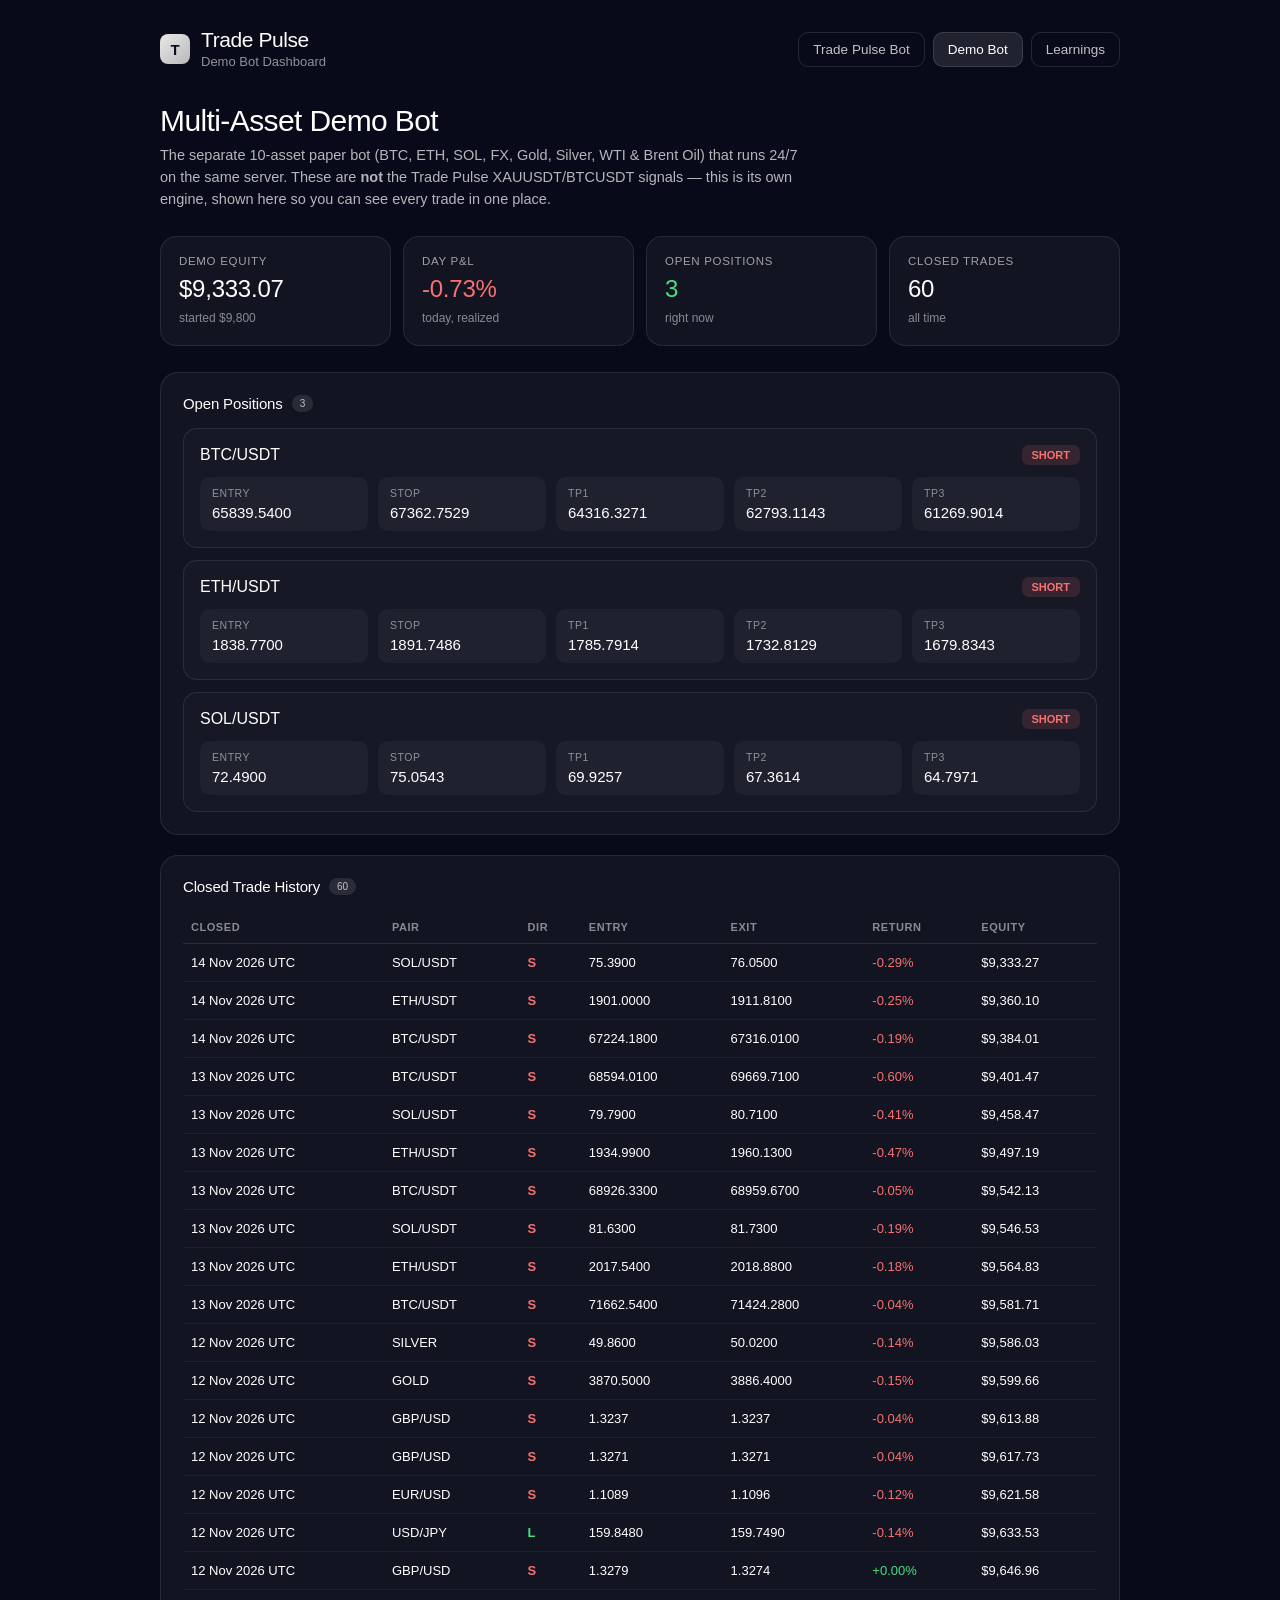
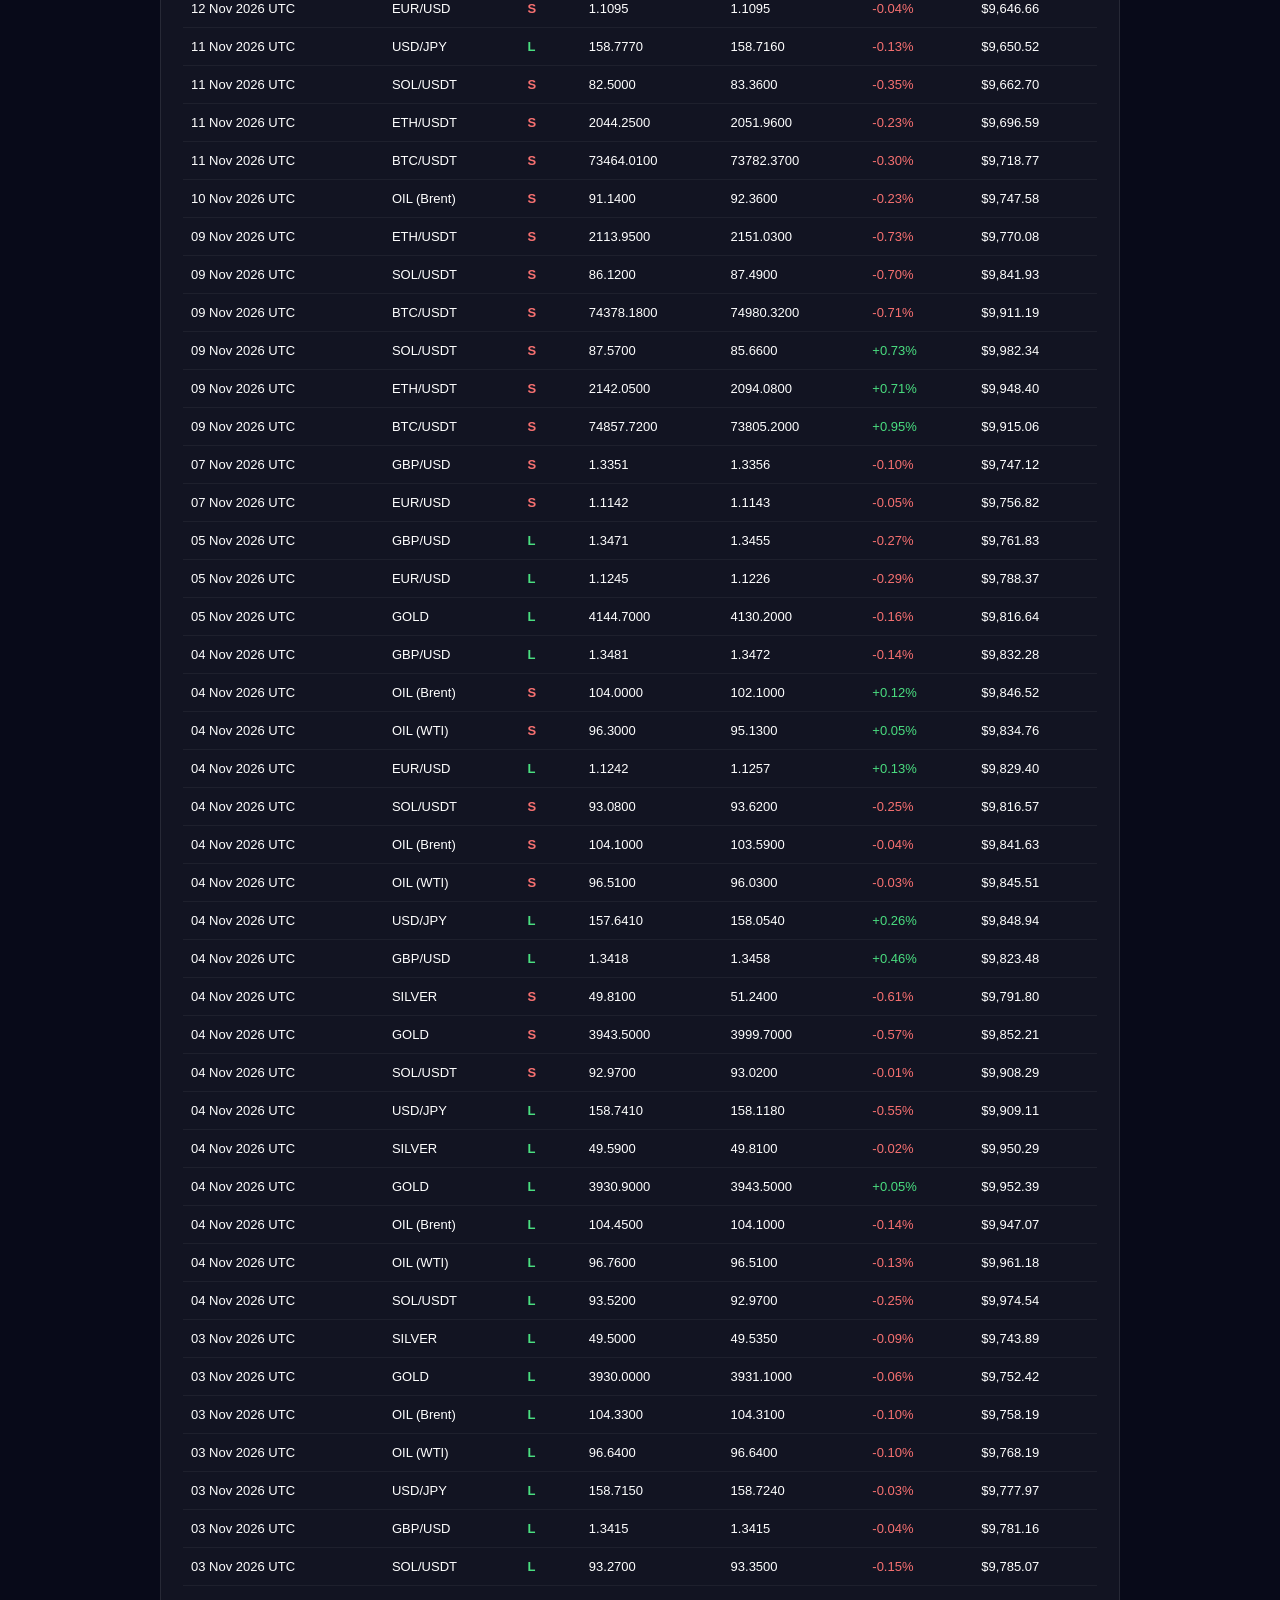
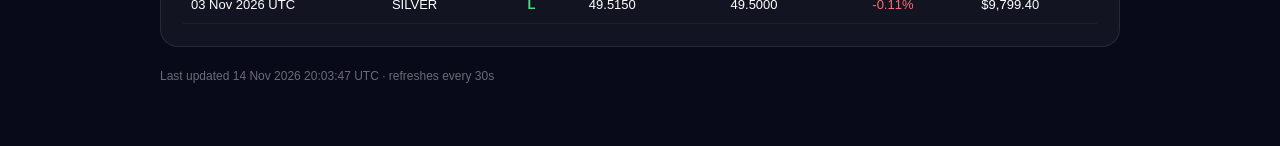
<file: site/demo.html>
<!DOCTYPE html>
<html lang="en">
<head>
<meta charset="UTF-8">
<meta name="viewport" content="width=device-width, initial-scale=1.0">
<title>Demo Bot — Multi-Asset Paper Trades | Trade Pulse</title>
<meta name="description" content="Live multi-asset demo bot trades: equity, open positions and closed-trade history for the 10-asset paper bot (BTC, ETH, SOL, FX, Gold, Silver, Oil).">
<link href="https://db.onlinewebfonts.com/c/13ab13418f633c1b0516fed6e30bedbc?family=Suisse+Int%27l" rel="stylesheet">
<style>
*{margin:0;padding:0;box-sizing:border-box}
body{font-family:'Suisse Intl',-apple-system,BlinkMacSystemFont,sans-serif;-webkit-font-smoothing:antialiased;background:#080A19;color:#fff;min-height:100vh}
.wrap{max-width:1000px;margin:0 auto;padding:28px 20px 60px}
.top{display:flex;align-items:center;justify-content:space-between;gap:16px;margin-bottom:34px;flex-wrap:wrap}
.brand{display:flex;align-items:center;gap:11px}
.brand .dot{width:30px;height:30px;border-radius:8px;background:linear-gradient(135deg,#E9E9E9,#b8b8b8);display:grid;place-items:center;color:#080A19;font-weight:700;font-size:15px}
.brand b{font-size:21px;font-weight:500;letter-spacing:-.02em}
.brand span{color:rgba(255,255,255,.55);font-size:13px}
.navlinks{display:flex;gap:8px;flex-wrap:wrap}
.navlinks a{color:rgba(255,255,255,.75);font-size:13.5px;font-weight:450;text-decoration:none;padding:9px 14px;border-radius:10px;border:1px solid rgba(255,255,255,.12);transition:.2s}
.navlinks a:hover{color:#fff;border-color:rgba(255,255,255,.3)}
.navlinks a.on{background:rgba(255,255,255,.1);color:#fff}
h1{font-size:30px;font-weight:400;letter-spacing:-.02em;line-height:1.1;margin-bottom:8px}
.sub{color:rgba(255,255,255,.7);font-size:14.5px;line-height:1.5;max-width:640px;margin-bottom:26px}
.stats{display:grid;grid-template-columns:repeat(auto-fit,minmax(180px,1fr));gap:12px;margin-bottom:26px}
.stat{background:rgba(255,255,255,.045);border:1px solid rgba(255,255,255,.09);border-radius:16px;padding:18px}
.stat .lbl{color:rgba(255,255,255,.6);font-size:11.5px;text-transform:uppercase;letter-spacing:.06em;margin-bottom:8px}
.stat .val{font-size:24px;font-weight:450;letter-spacing:-.01em}
.stat .val.up{color:#4ade80}
.stat .val.down{color:#f87171}
.stat .val.flat{color:#fff}
.stat .sub{color:rgba(255,255,255,.5);font-size:12px;margin-top:6px;margin-bottom:0}
.card{background:rgba(255,255,255,.045);border:1px solid rgba(255,255,255,.09);border-radius:18px;padding:22px;margin-bottom:20px}
.card h2{font-size:15px;font-weight:500;letter-spacing:-.01em;margin-bottom:16px;display:flex;align-items:center;gap:9px}
.card h2 .badge{font-size:10px;font-weight:500;padding:3px 8px;border-radius:20px;background:rgba(255,255,255,.1);color:rgba(255,255,255,.7)}
.pos{border:1px solid rgba(255,255,255,.09);border-radius:14px;padding:16px;margin-bottom:12px;background:rgba(255,255,255,.02)}
.pos:last-child{margin-bottom:0}
.pos-head{display:flex;align-items:center;justify-content:space-between;gap:10px;margin-bottom:12px;flex-wrap:wrap}
.pos-sym{font-size:16px;font-weight:500}
.pos-dir{font-size:11px;font-weight:600;padding:4px 10px;border-radius:7px}
.pos-dir.short{background:rgba(248,113,113,.14);color:#f87171}
.pos-dir.long{background:rgba(74,222,128,.14);color:#4ade80}
.pos-grid{display:grid;grid-template-columns:repeat(auto-fit,minmax(120px,1fr));gap:10px}
.pos-grid .cell{background:rgba(255,255,255,.04);border-radius:10px;padding:10px 12px}
.pos-grid .cell .k{color:rgba(255,255,255,.5);font-size:10.5px;text-transform:uppercase;letter-spacing:.05em;margin-bottom:5px}
.pos-grid .cell .v{font-size:15px;font-weight:450}
.empty{color:rgba(255,255,255,.55);font-size:14px;padding:14px 4px}
table{width:100%;border-collapse:collapse;font-size:13px}
th{color:rgba(255,255,255,.5);font-size:11px;text-transform:uppercase;letter-spacing:.05em;text-align:left;padding:10px 8px;border-bottom:1px solid rgba(255,255,255,.1);white-space:nowrap}
td{padding:11px 8px;border-bottom:1px solid rgba(255,255,255,.05);white-space:nowrap}
td.sym{font-weight:500}
.dir{font-weight:600}
.dir.s{color:#f87171}.dir.l{color:#4ade80}
.ret{font-weight:500}
.ret.p{color:#4ade80}.ret.n{color:#f87171}
.tbl-scroll{overflow-x:auto}
.meta{color:rgba(255,255,255,.4);font-size:12px;margin-top:14px;line-height:1.6}
@media(max-width:520px){h1{font-size:24px}.stat .val{font-size:20px}}
</style>
</head>
<body>
<div class="wrap">
  <div class="top">
    <div class="brand">
      <div class="dot">T</div>
      <div><b>Trade Pulse</b><br><span>Demo Bot Dashboard</span></div>
    </div>
    <div class="navlinks">
      <a href="index.html">Trade Pulse Bot</a>
      <a class="on" href="demo.html">Demo Bot</a>
      <a href="learnings.html">Learnings</a>
    </div>
  </div>

  <h1>Multi-Asset Demo Bot</h1>
  <p class="sub">The separate 10-asset paper bot (BTC, ETH, SOL, FX, Gold, Silver, WTI &amp; Brent Oil) that runs 24/7 on the same server. These are <b>not</b> the Trade Pulse XAUUSDT/BTCUSDT signals — this is its own engine, shown here so you can see every trade in one place.</p>

  <div class="stats">
    <div class="stat"><div class="lbl">Demo Equity</div><div class="val flat" id="sEq">—</div><div class="sub">started $9,800</div></div>
    <div class="stat"><div class="lbl">Day P&amp;L</div><div class="val flat" id="sDay">—</div><div class="sub">today, realized</div></div>
    <div class="stat"><div class="lbl">Open Positions</div><div class="val flat" id="sOpen">—</div><div class="sub">right now</div></div>
    <div class="stat"><div class="lbl">Closed Trades</div><div class="val flat" id="sClosed">—</div><div class="sub">all time</div></div>
  </div>

  <div class="card">
    <h2>Open Positions <span class="badge" id="openBadge">0</span></h2>
    <div id="openBox"><div class="empty">Loading…</div></div>
  </div>

  <div class="card">
    <h2>Closed Trade History <span class="badge" id="histBadge">0</span></h2>
    <div class="tbl-scroll">
      <table>
        <thead><tr><th>Closed</th><th>Pair</th><th>Dir</th><th>Entry</th><th>Exit</th><th>Return</th><th>Equity</th></tr></thead>
        <tbody id="histBody"><tr><td colspan="7" class="empty">Loading…</td></tr></tbody>
      </table>
    </div>
  </div>

  <p class="meta" id="meta">Refreshing automatically…</p>
</div>

<script>
function fmtMoney(x){return '$'+Number(x).toLocaleString('en-US',{minimumFractionDigits:2,maximumFractionDigits:2});}
function fmtPct(x){var s=Number(x);return (s>=0?'+':'')+s.toFixed(2)+'%';}
function fmtT(ts){try{var d=new Date(ts);return d.toUTCString().slice(5,17)+' UTC';}catch(e){return ts;}}
function load(){
  return fetch('data/demo-trader.json',{cache:'no-store'}).then(function(r){return r.json();}).then(function(d){
    var eq=document.getElementById('sEq'),day=document.getElementById('sDay'),op=document.getElementById('sOpen'),cl=document.getElementById('sClosed');
    if(d.equity!=null){eq.textContent=fmtMoney(d.equity);eq.className='val flat';}
    if(d.day_realized_pct!=null){var dp=Number(d.day_realized_pct);day.textContent=fmtPct(dp);day.className='val '+(dp>0?'up':dp<0?'down':'flat');}
    var open=d.open||[];
    op.textContent=open.length;op.className='val '+(open.length?'up':'flat');
    var hist=d.history||[];
    cl.textContent=hist.length;cl.className='val flat';
    document.getElementById('openBadge').textContent=open.length;
    document.getElementById('histBadge').textContent=hist.length;
    var ob=document.getElementById('openBox');
    if(!open.length){ob.innerHTML='<div class="empty">No open positions right now.</div>';}
    else{
      ob.innerHTML=open.map(function(p){
        var d1=p.dir===-1?'short':'long';
        var tp=p.tp3!=null?'<div class="cell"><div class="k">TP3</div><div class="v">'+Number(p.tp3).toFixed(4)+'</div></div>':'';
        var tp2=p.tp2!=null?'<div class="cell"><div class="k">TP2</div><div class="v">'+Number(p.tp2).toFixed(4)+'</div></div>':'';
        return '<div class="pos"><div class="pos-head"><div class="pos-sym">'+p.symbol+'</div><div class="pos-dir '+d1+'">'+(p.dir===-1?'SHORT':'LONG')+'</div></div>'+
          '<div class="pos-grid">'+
          '<div class="cell"><div class="k">Entry</div><div class="v">'+Number(p.entry).toFixed(4)+'</div></div>'+
          '<div class="cell"><div class="k">Stop</div><div class="v">'+Number(p.sl).toFixed(4)+'</div></div>'+
          '<div class="cell"><div class="k">TP1</div><div class="v">'+(p.tp1!=null?Number(p.tp1).toFixed(4):'—')+'</div></div>'+tp2+tp+
          '</div></div>';
      }).join('');
    }
    var tb=document.getElementById('histBody');
    if(!hist.length){tb.innerHTML='<tr><td colspan="7" class="empty">No closed trades yet.</td></tr>';}
    else{
      tb.innerHTML=hist.slice().reverse().map(function(h){
        var dd=h.dir===-1?'s':'l';
        var rp=Number(h.ret_pct)>=0?'p':'n';
        return '<tr><td>'+fmtT(h.ts)+'</td><td class="sym">'+h.symbol+'</td><td class="dir '+dd+'">'+(h.dir===-1?'S':'L')+'</td>'+
          '<td>'+Number(h.entry).toFixed(4)+'</td><td>'+Number(h.exit).toFixed(4)+'</td>'+
          '<td class="ret '+rp+'">'+fmtPct(h.ret_pct)+'</td><td>'+fmtMoney(h.equity)+'</td></tr>';
      }).join('');
    }
    document.getElementById('meta').textContent=d.updated?'Last updated '+new Date(d.updated*1000).toUTCString().slice(5,25)+' UTC · refreshes every 30s':'Refreshing automatically…';
  }).catch(function(e){document.getElementById('meta').textContent='Failed to load demo data — retrying…';});
}
load();setInterval(load,30000);
</script>
</body>
</html>
</file>
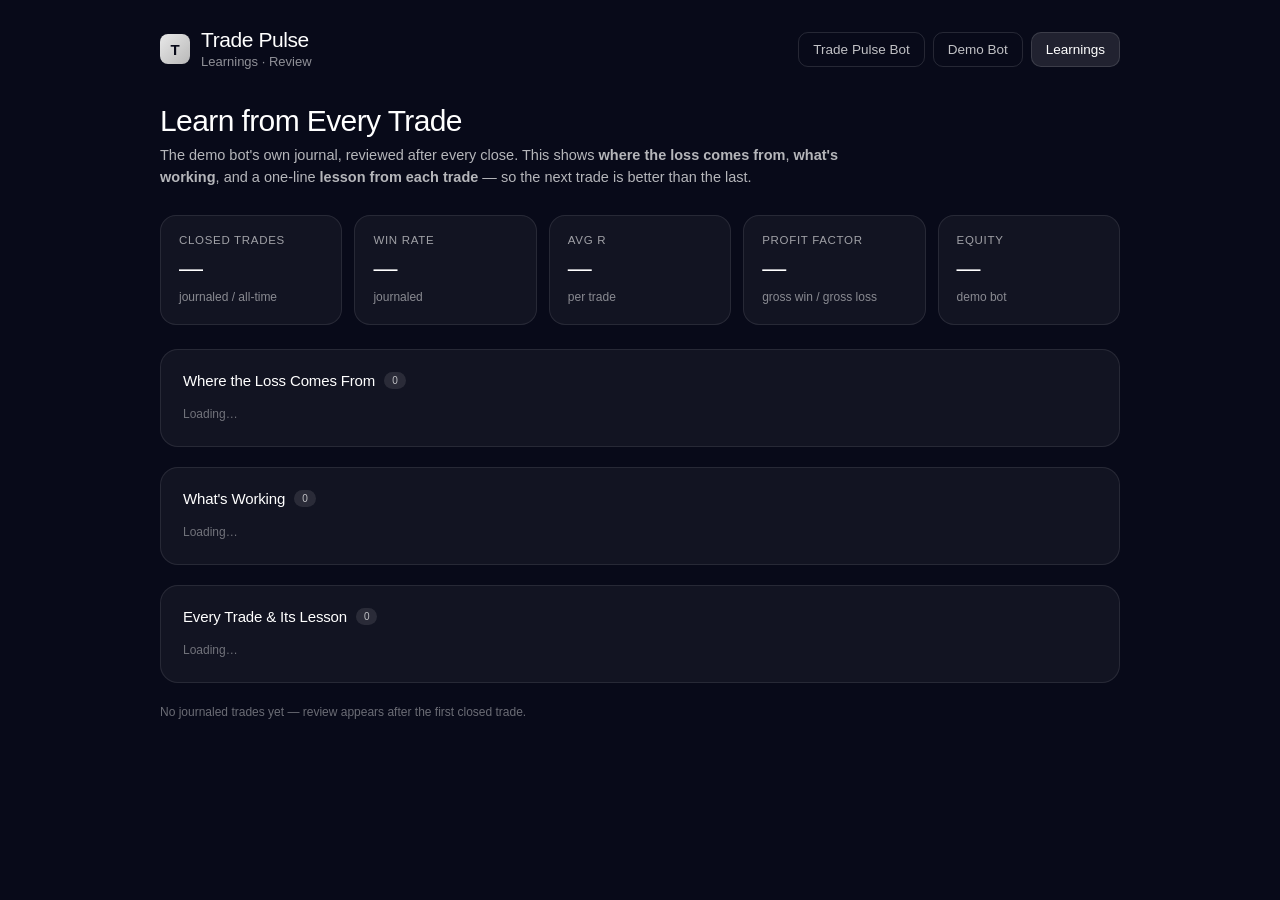
<file: site/learnings.html>
<!DOCTYPE html>
<html lang="en">
<head>
<meta charset="UTF-8">
<meta name="viewport" content="width=device-width, initial-scale=1.0">
<title>Learnings — Review Every Trade | Trade Pulse</title>
<meta name="description" content="Post-trade review of the multi-asset demo bot: loss causes, what's working, and a lesson from every trade. Improve daily from real results.">
<link href="https://db.onlinewebfonts.com/c/13ab13418f633c1b0516fed6e30bedbc?family=Suisse+Int%27l" rel="stylesheet">
<style>
*{margin:0;padding:0;box-sizing:border-box}
body{font-family:'Suisse Intl',-apple-system,BlinkMacSystemFont,sans-serif;-webkit-font-smoothing:antialiased;background:#080A19;color:#fff;min-height:100vh}
.wrap{max-width:1000px;margin:0 auto;padding:28px 20px 60px}
.top{display:flex;align-items:center;justify-content:space-between;gap:16px;margin-bottom:34px;flex-wrap:wrap}
.brand{display:flex;align-items:center;gap:11px}
.brand .dot{width:30px;height:30px;border-radius:8px;background:linear-gradient(135deg,#E9E9E9,#b8b8b8);display:grid;place-items:center;color:#080A19;font-weight:700;font-size:15px}
.brand b{font-size:21px;font-weight:500;letter-spacing:-.02em}
.brand span{color:rgba(255,255,255,.55);font-size:13px}
.navlinks{display:flex;gap:8px;flex-wrap:wrap}
.navlinks a{color:rgba(255,255,255,.75);font-size:13.5px;font-weight:450;text-decoration:none;padding:9px 14px;border-radius:10px;border:1px solid rgba(255,255,255,.12);transition:.2s}
.navlinks a:hover{color:#fff;border-color:rgba(255,255,255,.3)}
.navlinks a.on{background:rgba(255,255,255,.1);color:#fff}
h1{font-size:30px;font-weight:400;letter-spacing:-.02em;line-height:1.1;margin-bottom:8px}
.sub{color:rgba(255,255,255,.7);font-size:14.5px;line-height:1.5;max-width:680px;margin-bottom:26px}
.stats{display:grid;grid-template-columns:repeat(auto-fit,minmax(160px,1fr));gap:12px;margin-bottom:24px}
.stat{background:rgba(255,255,255,.045);border:1px solid rgba(255,255,255,.09);border-radius:16px;padding:18px}
.stat .lbl{color:rgba(255,255,255,.6);font-size:11.5px;text-transform:uppercase;letter-spacing:.06em;margin-bottom:8px}
.stat .val{font-size:24px;font-weight:450;letter-spacing:-.01em}
.stat .val.up{color:#4ade80}.stat .val.down{color:#f87171}.stat .val.flat{color:#fff}
.stat .sub{color:rgba(255,255,255,.5);font-size:12px;margin-top:6px;margin-bottom:0}
.card{background:rgba(255,255,255,.045);border:1px solid rgba(255,255,255,.09);border-radius:18px;padding:22px;margin-bottom:20px}
.card h2{font-size:15px;font-weight:500;letter-spacing:-.01em;margin-bottom:16px;display:flex;align-items:center;gap:9px}
.card h2 .badge{font-size:10px;font-weight:500;padding:3px 8px;border-radius:20px;background:rgba(255,255,255,.1);color:rgba(255,255,255,.7)}
.cause{display:flex;align-items:flex-start;gap:12px;padding:12px 0;border-bottom:1px solid rgba(255,255,255,.05)}
.cause:last-child{border-bottom:none}
.cause .cbar{flex:none;width:8px;height:38px;border-radius:4px;background:rgba(248,113,113,.6)}
.cause .cbar.g{background:rgba(74,222,128,.6)}
.cause .ct{font-size:14px;font-weight:500}
.cause .cs{font-size:12.5px;color:rgba(255,255,255,.55);margin-top:2px}
.cause .cn{flex:none;margin-left:auto;font-size:13px;font-weight:500;color:rgba(255,255,255,.7);white-space:nowrap}
.trade{border:1px solid rgba(255,255,255,.08);border-radius:13px;padding:13px 15px;margin-bottom:10px;background:rgba(255,255,255,.02)}
.trade:last-child{margin-bottom:0}
.trade-head{display:flex;align-items:center;gap:10px;margin-bottom:7px;flex-wrap:wrap}
.trade-sym{font-weight:500;font-size:14px}
.trade-dir{font-size:10.5px;font-weight:600;padding:3px 8px;border-radius:6px}
.trade-dir.s{background:rgba(248,113,113,.14);color:#f87171}
.trade-dir.l{background:rgba(74,222,128,.14);color:#4ade80}
.trade-r{font-size:13px;font-weight:600}
.trade-r.p{color:#4ade80}.trade-r.n{color:#f87171}
.trade-ts{font-size:11px;color:rgba(255,255,255,.45);margin-left:auto}
.trade-lesson{font-size:13px;color:rgba(255,255,255,.78);line-height:1.5}
.warn{background:rgba(248,113,113,.08);border:1px solid rgba(248,113,113,.25);border-radius:13px;padding:14px 16px;font-size:13.5px;line-height:1.55;color:#fecaca}
.meta{color:rgba(255,255,255,.4);font-size:12px;margin-top:14px;line-height:1.6}
@media(max-width:520px){h1{font-size:24px}.stat .val{font-size:20px}}
</style>
</head>
<body>
<div class="wrap">
  <div class="top">
    <div class="brand"><div class="dot">T</div><div><b>Trade Pulse</b><br><span>Learnings · Review</span></div></div>
    <div class="navlinks">
      <a href="index.html">Trade Pulse Bot</a>
      <a href="demo.html">Demo Bot</a>
      <a class="on" href="learnings.html">Learnings</a>
    </div>
  </div>

  <h1>Learn from Every Trade</h1>
  <p class="sub">The demo bot's own journal, reviewed after every close. This shows <b>where the loss comes from</b>, <b>what's working</b>, and a one-line <b>lesson from each trade</b> — so the next trade is better than the last.</p>

  <div class="stats">
    <div class="stat"><div class="lbl">Closed Trades</div><div class="val flat" id="sTotal">—</div><div class="sub">journaled / all-time</div></div>
    <div class="stat"><div class="lbl">Win Rate</div><div class="val flat" id="sWr">—</div><div class="sub">journaled</div></div>
    <div class="stat"><div class="lbl">Avg R</div><div class="val flat" id="sR">—</div><div class="sub">per trade</div></div>
    <div class="stat"><div class="lbl">Profit Factor</div><div class="val flat" id="sPf">—</div><div class="sub">gross win / gross loss</div></div>
    <div class="stat"><div class="lbl">Equity</div><div class="val flat" id="sEq">—</div><div class="sub">demo bot</div></div>
  </div>

  <div class="card">
    <h2>Where the Loss Comes From <span class="badge" id="cBadge">0</span></h2>
    <div id="causesBox"><div class="meta">Loading…</div></div>
    <div class="warn" id="avoidBox" style="margin-top:14px;display:none"></div>
  </div>

  <div class="card">
    <h2>What's Working <span class="badge" id="wBadge">0</span></h2>
    <div id="winBox"><div class="meta">Loading…</div></div>
  </div>

  <div class="card">
    <h2>Every Trade &amp; Its Lesson <span class="badge" id="tBadge">0</span></h2>
    <div id="tradesBox"><div class="meta">Loading…</div></div>
  </div>

  <p class="meta" id="meta">Refreshing automatically…</p>
</div>

<script>
function fmtMoney(x){return '$'+Number(x).toLocaleString('en-US',{minimumFractionDigits:2,maximumFractionDigits:2});}
function fmtT(ts){try{var d=new Date(ts);return d.toUTCString().slice(5,17)+' UTC';}catch(e){return ts;}}
function load(){
  return fetch('data/review.json',{cache:'no-store'}).then(function(r){return r.json();}).then(function(d){
    if(!d||!d.n){document.getElementById('meta').textContent='No journaled trades yet — review appears after the first closed trade.';return;}
    document.getElementById('sTotal').textContent=d.n+' / '+(d.total_closed||d.n);
    var wr=d.winrate||0; document.getElementById('sWr').textContent=wr.toFixed(0)+'%'; document.getElementById('sWr').className='val '+(wr>=50?'up':'down');
    var ar=d.avg_r||0; document.getElementById('sR').textContent=(ar>=0?'+':'')+ar.toFixed(2)+'R'; document.getElementById('sR').className='val '+(ar>=0?'up':'down');
    var pf=d.pf||0; document.getElementById('sPf').textContent=pf===99?'∞':pf.toFixed(2); document.getElementById('sPf').className='val '+(pf>=1?'up':'down');
    if(d.equity!=null){document.getElementById('sEq').textContent=fmtMoney(d.equity);}
    var causes=d.causes||{}; var ck=Object.keys(causes);
    document.getElementById('cBadge').textContent=ck.length;
    document.getElementById('causesBox').innerHTML=ck.length?ck.map(function(k){
      return '<div class="cause"><div class="cbar"></div><div><div class="ct">'+k+'</div><div class="cs">loss exit — review this setup</div></div><div class="cn">'+causes[k]+'×</div></div>';
    }).join(''):'<div class="meta">No losses journaled yet.</div>';
    var av=d.avoid||[];
    if(av.length){document.getElementById('avoidBox').style.display='block';
      document.getElementById('avoidBox').innerHTML='<b>⚠ Avoid right now:</b> '+av.join(' &nbsp;·&nbsp; ')+' <span style="opacity:.75">(small sample — watch, do not over-trade these)</span>';}
    var we=d.win_exits||{}; var wk=Object.keys(we);
    document.getElementById('wBadge').textContent=wk.length;
    document.getElementById('winBox').innerHTML=wk.length?wk.map(function(k){
      return '<div class="cause"><div class="cbar g"></div><div><div class="ct">'+k+'</div><div class="cs">winning exit</div></div><div class="cn">'+we[k]+'×</div></div>';
    }).join(''):'<div class="meta">No wins journaled yet.</div>';
    var rec=d.recent||[]; document.getElementById('tBadge').textContent=rec.length;
    document.getElementById('tradesBox').innerHTML=rec.length?rec.slice().reverse().map(function(t){
      var dd=t.dir===-1?'s':'l'; var rc=t.r>=0?'p':'n';
      return '<div class="trade"><div class="trade-head"><span class="trade-sym">'+t.symbol+'</span><span class="trade-dir '+dd+'">'+(t.dir===-1?'SHORT':'LONG')+'</span><span class="trade-r '+rc+'">'+(t.r>=0?'+':'')+t.r.toFixed(2)+'R</span><span class="trade-ts">'+fmtT(t.ts)+'</span></div><div class="trade-lesson">'+t.lesson+'</div></div>';
    }).join(''):'<div class="meta">No trades journaled yet.</div>';
    document.getElementById('meta').textContent=d.generated?'Review generated '+new Date(d.generated*1000).toUTCString().slice(5,25)+' UTC · refreshes every 30s':'Refreshing automatically…';
  }).catch(function(){document.getElementById('meta').textContent='Failed to load review — retrying…';});
}
load();setInterval(load,30000);
</script>
</body>
</html>
</file>
